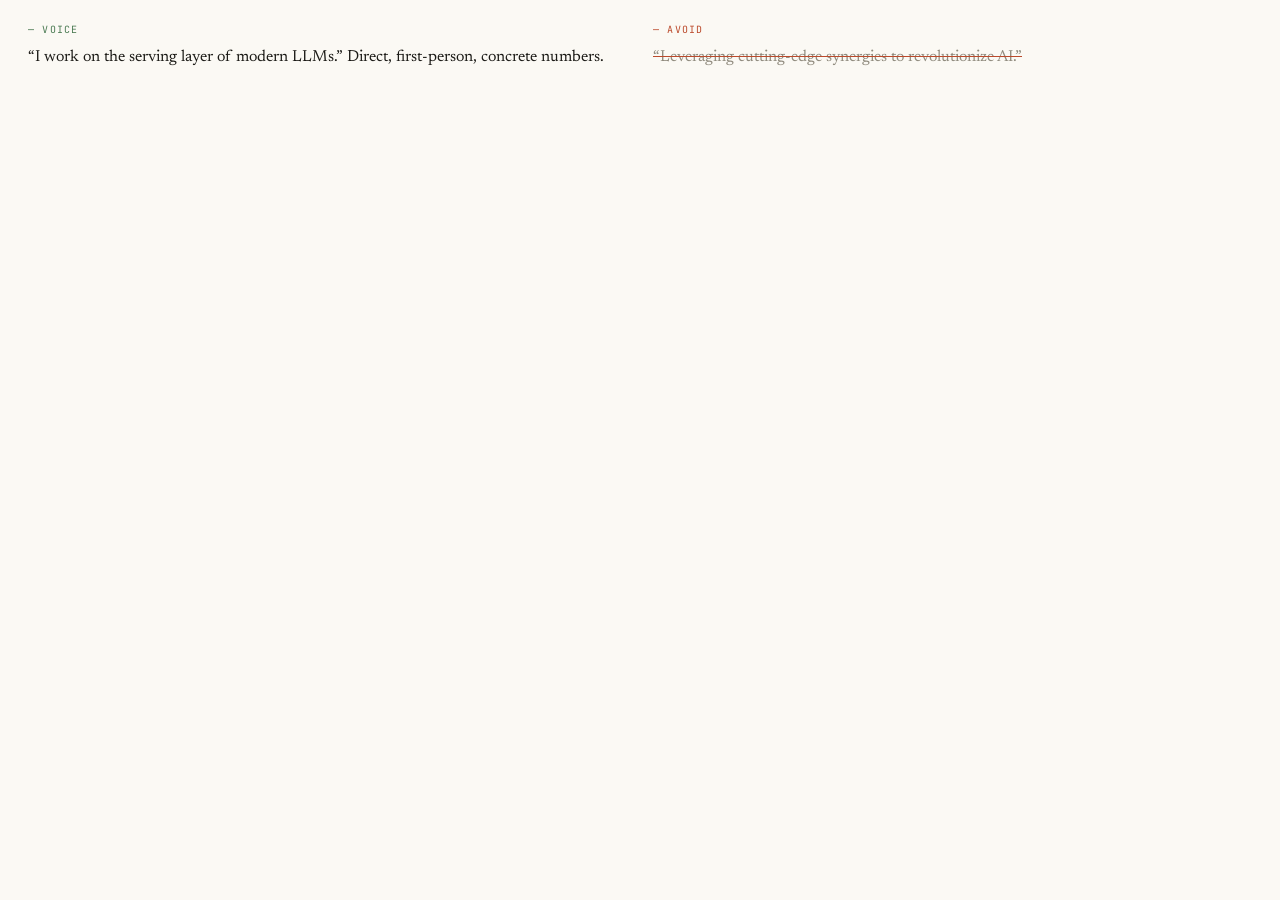
<file: guidelines/brand-voice.card.html>
<!-- @dsCard group="Brand" viewport="700x160" name="Voice & Tone" subtitle="Lowercase mono chrome, plain-spoken serif prose" -->
<!DOCTYPE html>
<html lang="en">
<head>
<meta charset="utf-8">
<link rel="stylesheet" href="../styles.css">
<style>
  body { margin: 0; background: var(--paper); padding: 22px 28px; }
  .pair { display: grid; grid-template-columns: 1fr 1fr; gap: 26px; }
  .lab { font-family: var(--font-mono); font-size: 10px; letter-spacing: .12em; text-transform: uppercase; margin-bottom: 8px; }
  .do .lab { color: var(--positive); } .dont .lab { color: var(--clay); }
  .ex { font-family: var(--font-serif); font-size: 16px; line-height: 1.5; color: var(--ink); }
  .dont .ex { color: var(--ink-faint); text-decoration: line-through; text-decoration-color: var(--clay); }
</style>
</head>
<body>
  <div class="pair">
    <div class="do">
      <div class="lab">— voice</div>
      <div class="ex">“I work on the serving layer of modern LLMs.” Direct, first-person, concrete numbers.</div>
    </div>
    <div class="dont">
      <div class="lab">— avoid</div>
      <div class="ex">“Leveraging cutting-edge synergies to revolutionize AI.”</div>
    </div>
  </div>
</body>
</html>
</file>
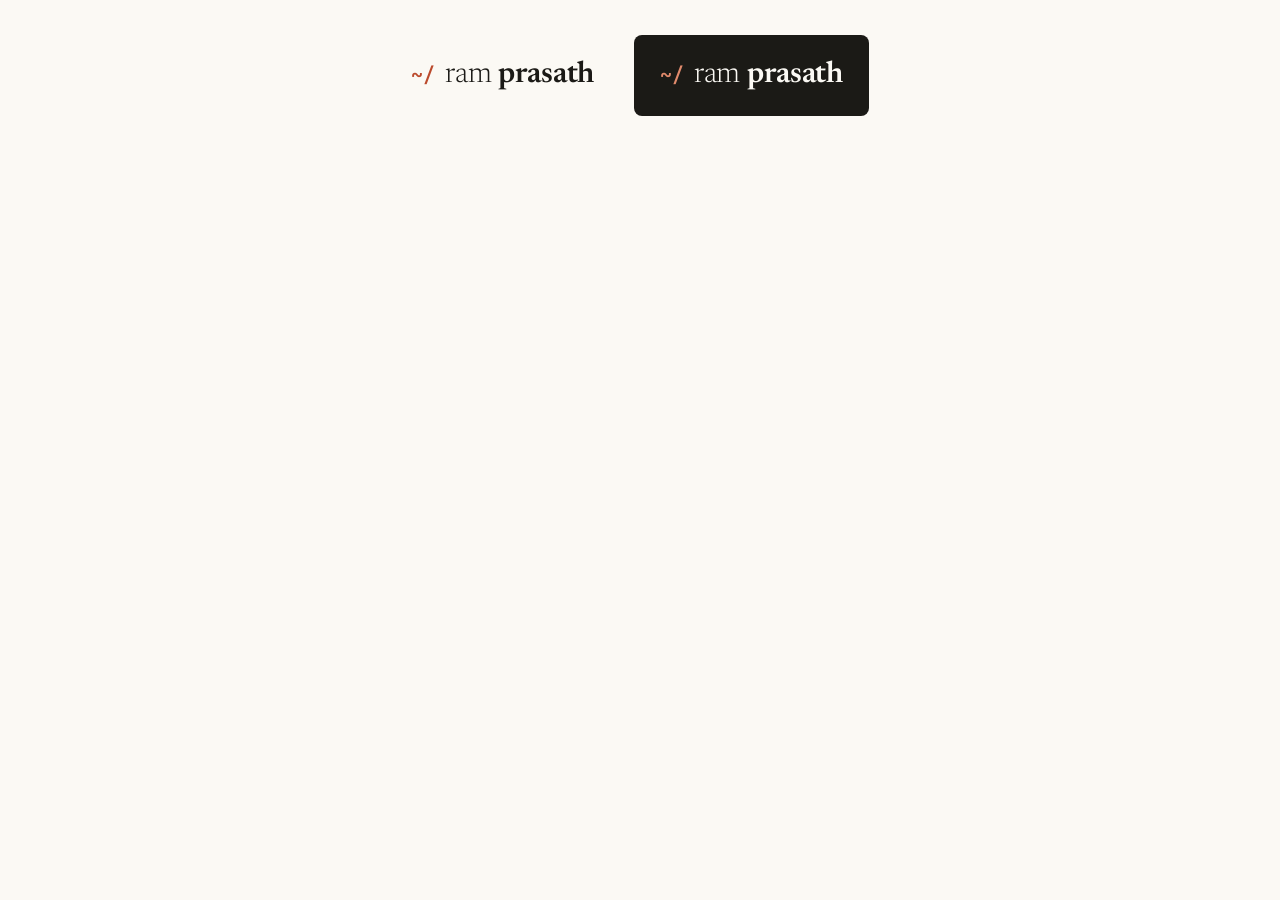
<file: guidelines/brand-wordmark.card.html>
<!-- @dsCard group="Brand" viewport="700x150" name="Wordmark" subtitle="Typographic monogram — mono prompt + serif name" -->
<!DOCTYPE html>
<html lang="en">
<head>
<meta charset="utf-8">
<link rel="stylesheet" href="../styles.css">
<style>
  body { margin: 0; background: var(--paper); padding: 0; display: flex; align-items: center; justify-content: center; height: 150px; gap: 40px; }
  .mark { display: flex; align-items: baseline; gap: 10px; }
  .prompt { font-family: var(--font-mono); font-size: 20px; color: var(--clay); font-weight: 500; }
  .name { font-family: var(--font-serif); font-size: 30px; font-weight: 300; letter-spacing: -0.01em; color: var(--ink); }
  .name b { font-weight: 600; }
  .inv { background: var(--ink); padding: 18px 26px; border-radius: 8px; }
  .inv .name { color: var(--paper); } .inv .prompt { color: #E08A6C; }
</style>
</head>
<body>
  <div class="mark"><span class="prompt">~/</span><span class="name">ram <b>prasath</b></span></div>
  <div class="inv mark"><span class="prompt">~/</span><span class="name">ram <b>prasath</b></span></div>
</body>
</html>
</file>
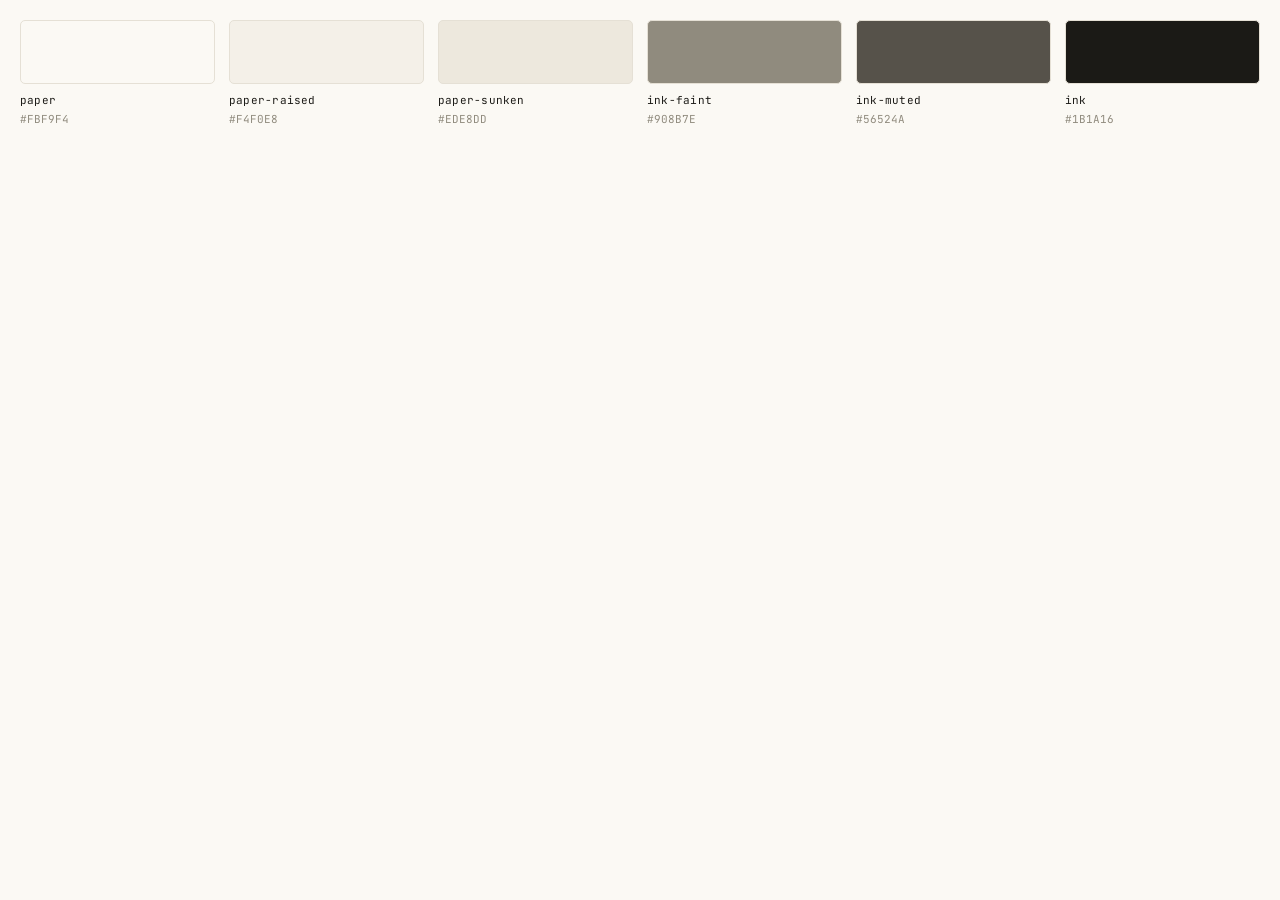
<file: guidelines/colors-paper-ink.card.html>
<!-- @dsCard group="Colors" viewport="700x150" name="Paper & Ink" subtitle="Warm paper surfaces and the ink text ramp" -->
<!DOCTYPE html>
<html lang="en">
<head>
<meta charset="utf-8">
<link rel="stylesheet" href="../styles.css">
<style>
  body { margin: 0; background: var(--paper); padding: 20px; }
  .row { display: flex; gap: 14px; }
  .sw { flex: 1; }
  .chip { height: 64px; border-radius: var(--radius-sm); border: 1px solid var(--hairline); }
  .name { font-family: var(--font-mono); font-size: 11px; color: var(--ink); margin-top: 8px; letter-spacing: .02em; }
  .hex { font-family: var(--font-mono); font-size: 11px; color: var(--ink-faint); margin-top: 2px; }
</style>
</head>
<body>
  <div class="row">
    <div class="sw"><div class="chip" style="background:#FBF9F4"></div><div class="name">paper</div><div class="hex">#FBF9F4</div></div>
    <div class="sw"><div class="chip" style="background:#F4F0E8"></div><div class="name">paper-raised</div><div class="hex">#F4F0E8</div></div>
    <div class="sw"><div class="chip" style="background:#EDE8DD"></div><div class="name">paper-sunken</div><div class="hex">#EDE8DD</div></div>
    <div class="sw"><div class="chip" style="background:#908B7E"></div><div class="name">ink-faint</div><div class="hex">#908B7E</div></div>
    <div class="sw"><div class="chip" style="background:#56524A"></div><div class="name">ink-muted</div><div class="hex">#56524A</div></div>
    <div class="sw"><div class="chip" style="background:#1B1A16"></div><div class="name">ink</div><div class="hex">#1B1A16</div></div>
  </div>
</body>
</html>
</file>
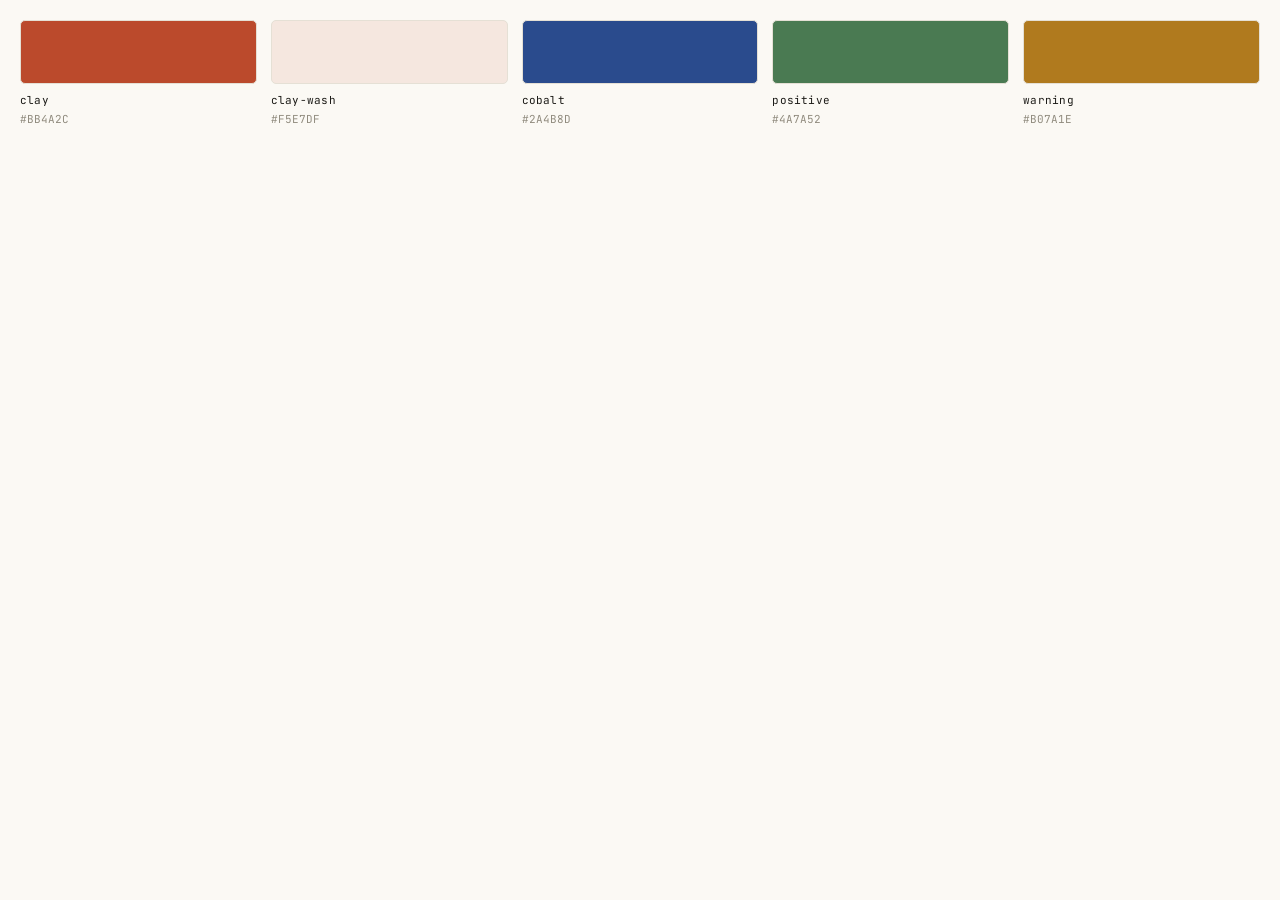
<file: guidelines/colors-signal.card.html>
<!-- @dsCard group="Colors" viewport="700x150" name="Signal & Status" subtitle="Terracotta accent, cobalt, and muted status hues" -->
<!DOCTYPE html>
<html lang="en">
<head>
<meta charset="utf-8">
<link rel="stylesheet" href="../styles.css">
<style>
  body { margin: 0; background: var(--paper); padding: 20px; }
  .row { display: flex; gap: 14px; }
  .sw { flex: 1; }
  .chip { height: 64px; border-radius: var(--radius-sm); border: 1px solid var(--hairline); }
  .name { font-family: var(--font-mono); font-size: 11px; color: var(--ink); margin-top: 8px; letter-spacing: .02em; }
  .hex { font-family: var(--font-mono); font-size: 11px; color: var(--ink-faint); margin-top: 2px; }
</style>
</head>
<body>
  <div class="row">
    <div class="sw"><div class="chip" style="background:#BB4A2C"></div><div class="name">clay</div><div class="hex">#BB4A2C</div></div>
    <div class="sw"><div class="chip" style="background:#F5E7DF"></div><div class="name">clay-wash</div><div class="hex">#F5E7DF</div></div>
    <div class="sw"><div class="chip" style="background:#2A4B8D"></div><div class="name">cobalt</div><div class="hex">#2A4B8D</div></div>
    <div class="sw"><div class="chip" style="background:#4A7A52"></div><div class="name">positive</div><div class="hex">#4A7A52</div></div>
    <div class="sw"><div class="chip" style="background:#B07A1E"></div><div class="name">warning</div><div class="hex">#B07A1E</div></div>
  </div>
</body>
</html>
</file>
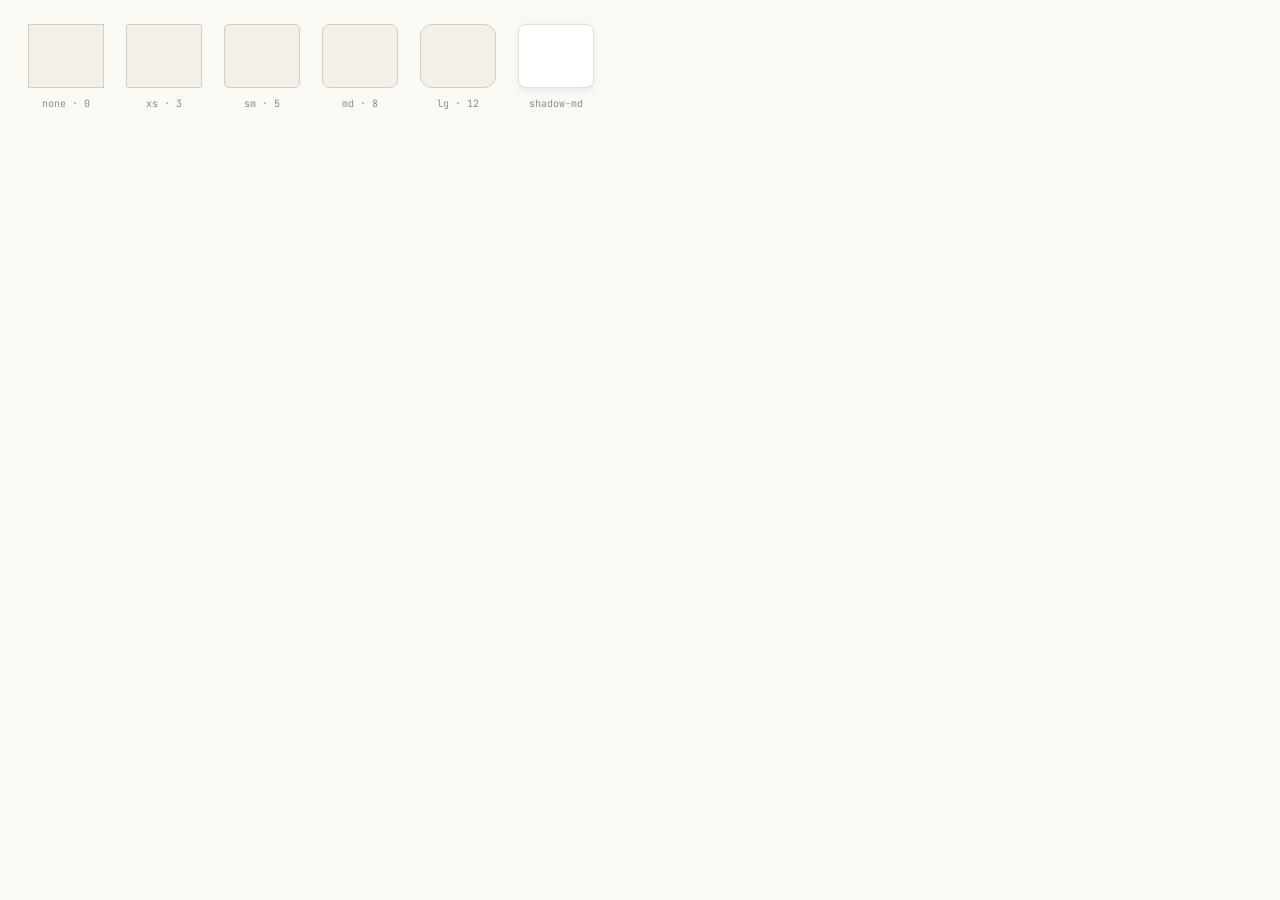
<file: guidelines/spacing-radii.card.html>
<!-- @dsCard group="Spacing" viewport="700x160" name="Radii & Borders" subtitle="Small radii, hairline borders over shadow" -->
<!DOCTYPE html>
<html lang="en">
<head>
<meta charset="utf-8">
<link rel="stylesheet" href="../styles.css">
<style>
  body { margin: 0; background: var(--paper); padding: 24px 28px; display: flex; gap: 22px; align-items: center; }
  .box { width: 76px; height: 64px; background: var(--paper-raised); border: 1px solid var(--hairline-strong); }
  .lab { font-family: var(--font-mono); font-size: 10px; color: var(--ink-faint); margin-top: 8px; text-align:center; }
  .item { text-align:center; }
  .shadow { width: 76px; height: 64px; background: var(--paper-pure); border: 1px solid var(--hairline); border-radius: 8px; box-shadow: 0 2px 8px rgba(27,26,22,0.06), 0 1px 2px rgba(27,26,22,0.04); }
</style>
</head>
<body>
  <div class="item"><div class="box" style="border-radius:0"></div><div class="lab">none · 0</div></div>
  <div class="item"><div class="box" style="border-radius:3px"></div><div class="lab">xs · 3</div></div>
  <div class="item"><div class="box" style="border-radius:5px"></div><div class="lab">sm · 5</div></div>
  <div class="item"><div class="box" style="border-radius:8px"></div><div class="lab">md · 8</div></div>
  <div class="item"><div class="box" style="border-radius:12px"></div><div class="lab">lg · 12</div></div>
  <div class="item"><div class="shadow"></div><div class="lab">shadow-md</div></div>
</body>
</html>
</file>
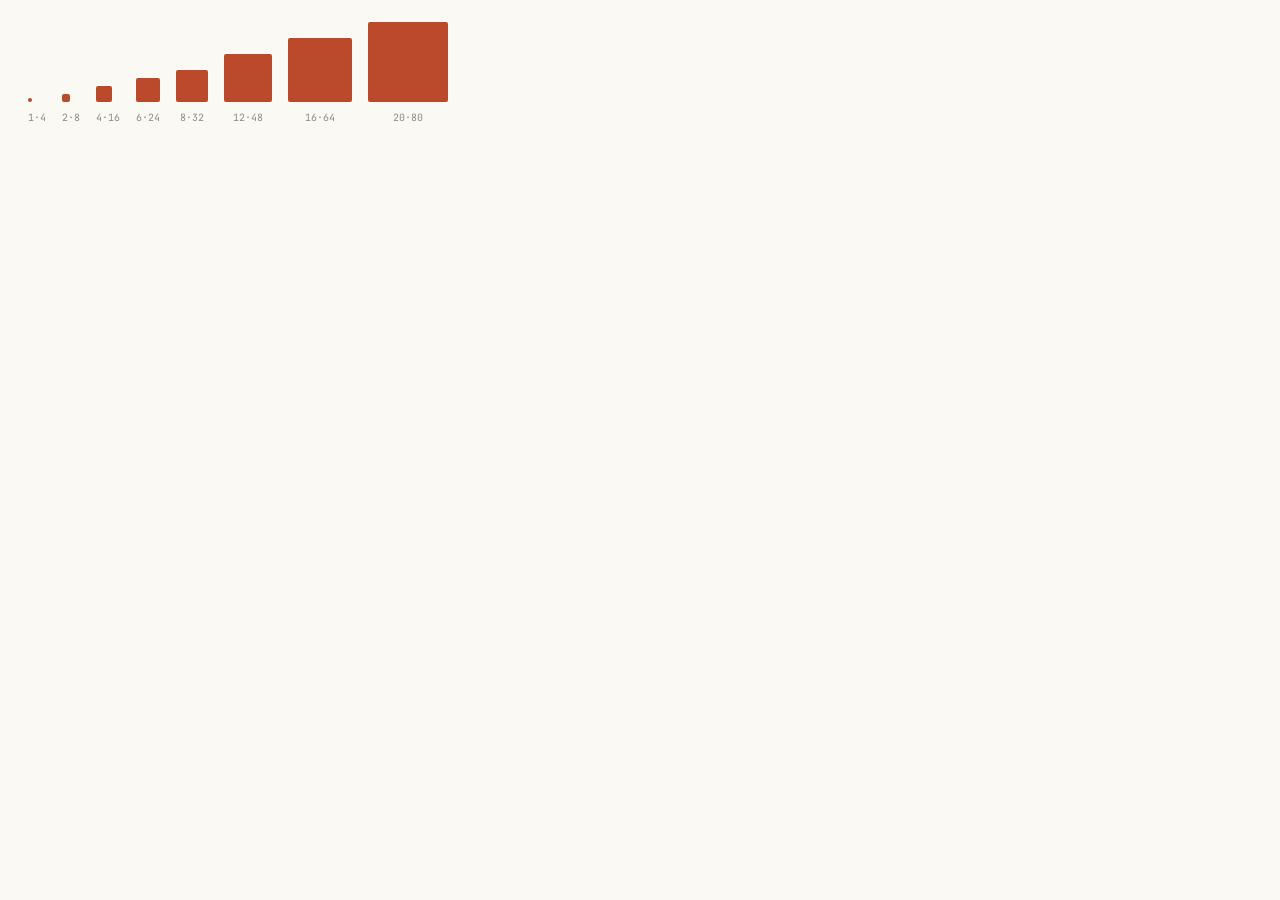
<file: guidelines/spacing-scale.card.html>
<!-- @dsCard group="Spacing" viewport="700x150" name="Spacing Scale" subtitle="4px base · 4 → 128px" -->
<!DOCTYPE html>
<html lang="en">
<head>
<meta charset="utf-8">
<link rel="stylesheet" href="../styles.css">
<style>
  body { margin: 0; background: var(--paper); padding: 22px 28px; display: flex; align-items: flex-end; gap: 16px; }
  .col { text-align: center; }
  .bar { background: var(--clay); width: 100%; border-radius: 2px; }
  .box { display: flex; align-items: flex-end; height: 80px; }
  .lab { font-family: var(--font-mono); font-size: 10px; color: var(--ink-faint); margin-top: 8px; }
</style>
</head>
<body>
  <div class="col"><div class="box"><div class="bar" style="width:4px;height:4px"></div></div><div class="lab">1·4</div></div>
  <div class="col"><div class="box"><div class="bar" style="width:8px;height:8px"></div></div><div class="lab">2·8</div></div>
  <div class="col"><div class="box"><div class="bar" style="width:16px;height:16px"></div></div><div class="lab">4·16</div></div>
  <div class="col"><div class="box"><div class="bar" style="width:24px;height:24px"></div></div><div class="lab">6·24</div></div>
  <div class="col"><div class="box"><div class="bar" style="width:32px;height:32px"></div></div><div class="lab">8·32</div></div>
  <div class="col"><div class="box"><div class="bar" style="width:48px;height:48px"></div></div><div class="lab">12·48</div></div>
  <div class="col"><div class="box"><div class="bar" style="width:64px;height:64px"></div></div><div class="lab">16·64</div></div>
  <div class="col"><div class="box"><div class="bar" style="width:80px;height:80px"></div></div><div class="lab">20·80</div></div>
</body>
</html>
</file>
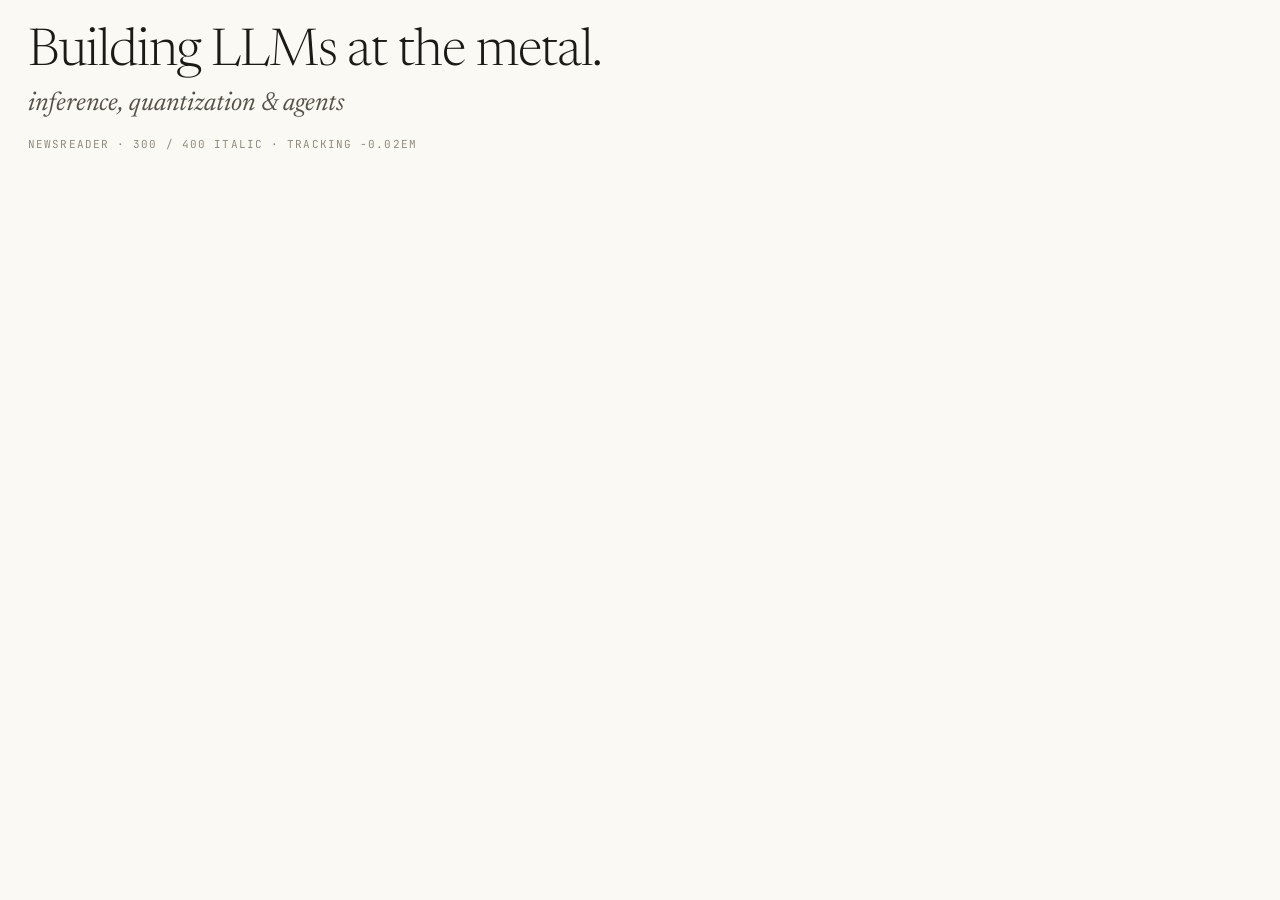
<file: guidelines/type-display.card.html>
<!-- @dsCard group="Type" viewport="700x180" name="Display Serif" subtitle="Newsreader — editorial headlines, light weight" -->
<!DOCTYPE html>
<html lang="en">
<head>
<meta charset="utf-8">
<link rel="stylesheet" href="../styles.css">
<style>
  body { margin: 0; background: var(--paper); padding: 26px 28px; }
  .d1 { font-family: var(--font-serif); font-weight: 300; font-size: 52px; line-height: 1.04; letter-spacing: -0.02em; color: var(--ink); }
  .d2 { font-family: var(--font-serif); font-weight: 400; font-style: italic; font-size: 26px; line-height: 1.15; color: var(--ink-muted); margin-top: 10px; }
  .meta { font-family: var(--font-mono); font-size: 11px; color: var(--ink-faint); letter-spacing: .1em; text-transform: uppercase; margin-top: 16px; }
</style>
</head>
<body>
  <div class="d1">Building LLMs at the metal.</div>
  <div class="d2">inference, quantization &amp; agents</div>
  <div class="meta">Newsreader · 300 / 400 italic · tracking −0.02em</div>
</body>
</html>
</file>
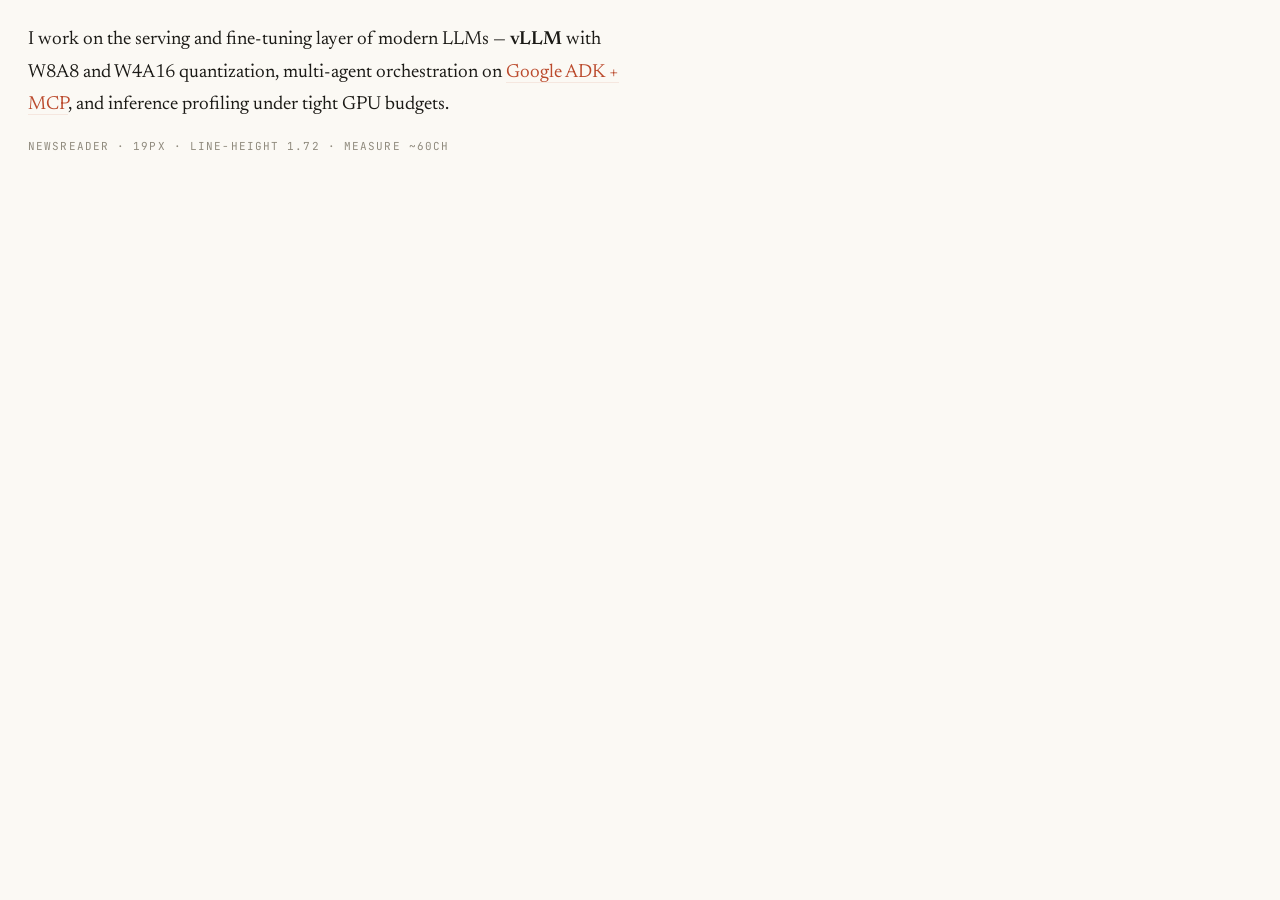
<file: guidelines/type-prose.card.html>
<!-- @dsCard group="Type" viewport="700x200" name="Prose & Body" subtitle="Newsreader serif for long-form reading at 18–21px" -->
<!DOCTYPE html>
<html lang="en">
<head>
<meta charset="utf-8">
<link rel="stylesheet" href="../styles.css">
<style>
  body { margin: 0; background: var(--paper); padding: 24px 28px; }
  .prose { font-family: var(--font-serif); font-size: 19px; line-height: 1.72; color: var(--ink); max-width: 60ch; }
  .prose b { font-weight: 600; }
  .prose .lnk { color: var(--clay); border-bottom: 1px solid var(--clay-wash); }
  .meta { font-family: var(--font-mono); font-size: 11px; color: var(--ink-faint); letter-spacing: .1em; text-transform: uppercase; margin-top: 16px; }
</style>
</head>
<body>
  <div class="prose">I work on the serving and fine-tuning layer of modern LLMs — <b>vLLM</b> with W8A8 and W4A16 quantization, multi-agent orchestration on <span class="lnk">Google ADK + MCP</span>, and inference profiling under tight GPU budgets.</div>
  <div class="meta">Newsreader · 19px · line-height 1.72 · measure ~60ch</div>
</body>
</html>
</file>
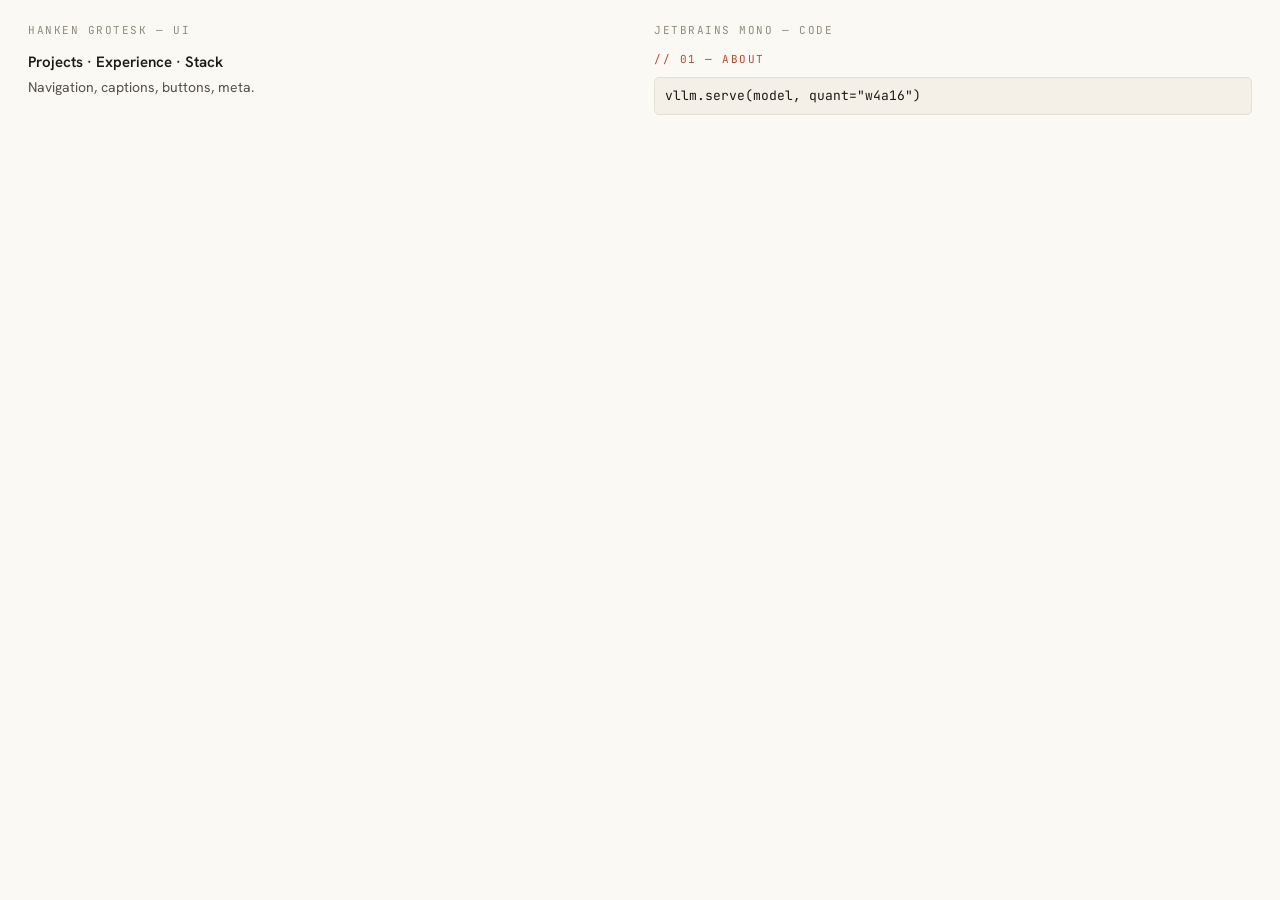
<file: guidelines/type-sans-mono.card.html>
<!-- @dsCard group="Type" viewport="700x170" name="Sans & Mono" subtitle="Hanken Grotesk UI · JetBrains Mono labels & code" -->
<!DOCTYPE html>
<html lang="en">
<head>
<meta charset="utf-8">
<link rel="stylesheet" href="../styles.css">
<style>
  body { margin: 0; background: var(--paper); padding: 22px 28px; display: grid; grid-template-columns: 1fr 1fr; gap: 28px; }
  .lab { font-family: var(--font-mono); font-size: 11px; letter-spacing: .14em; text-transform: uppercase; color: var(--ink-faint); margin-bottom: 12px; }
  .sans-1 { font-family: var(--font-sans); font-size: 15px; font-weight: 600; color: var(--ink); }
  .sans-2 { font-family: var(--font-sans); font-size: 14px; font-weight: 400; color: var(--ink-muted); margin-top: 4px; }
  .eyebrow { font-family: var(--font-mono); font-size: 11px; letter-spacing: .14em; text-transform: uppercase; color: var(--clay); }
  .code { font-family: var(--font-mono); font-size: 13px; color: var(--ink); background: var(--paper-raised); border: 1px solid var(--hairline); border-radius: 5px; padding: 8px 10px; margin-top: 10px; }
</style>
</head>
<body>
  <div>
    <div class="lab">Hanken Grotesk — UI</div>
    <div class="sans-1">Projects · Experience · Stack</div>
    <div class="sans-2">Navigation, captions, buttons, meta.</div>
  </div>
  <div>
    <div class="lab">JetBrains Mono — code</div>
    <div class="eyebrow">// 01 — about</div>
    <div class="code">vllm.serve(model, quant="w4a16")</div>
  </div>
</body>
</html>
</file>
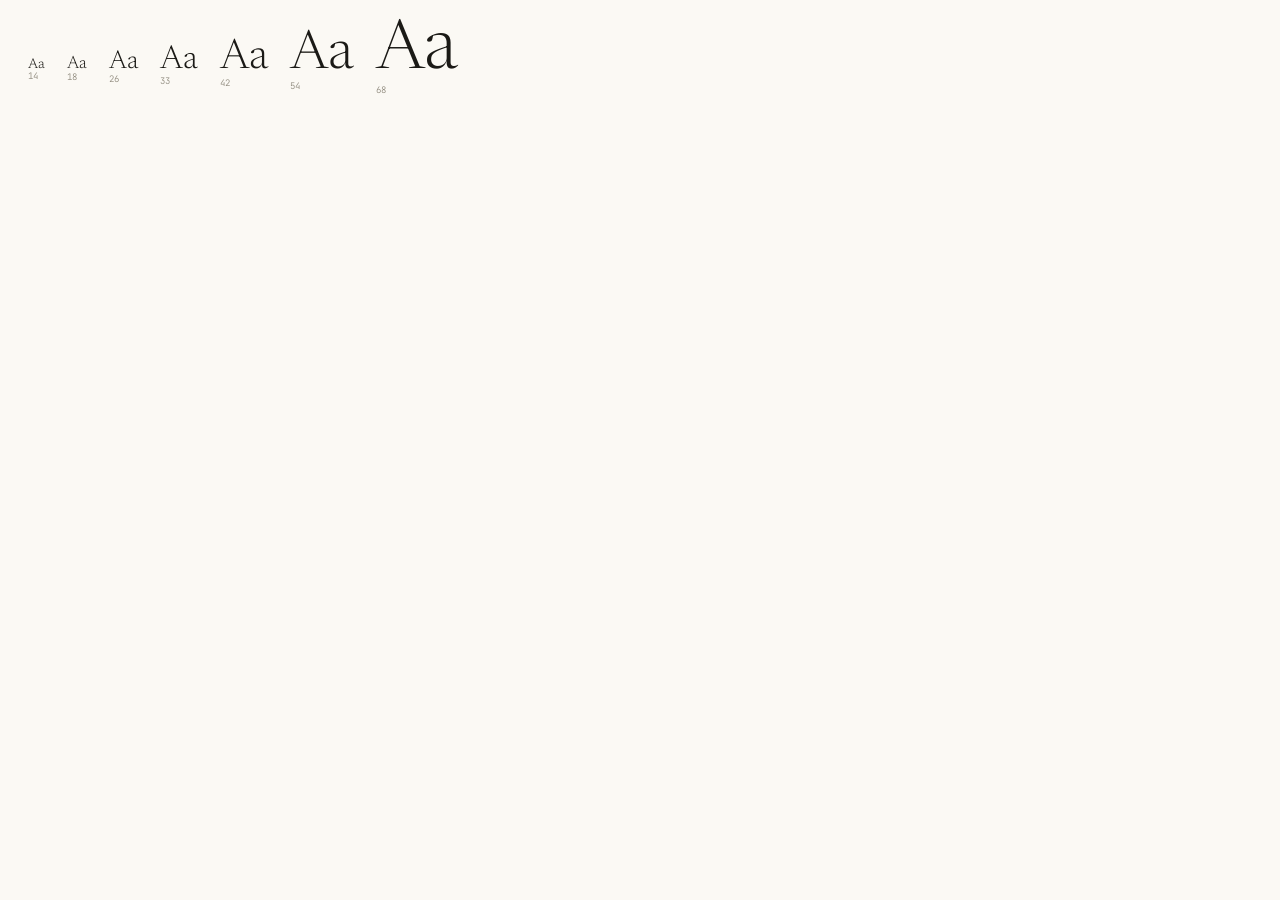
<file: guidelines/type-scale.card.html>
<!-- @dsCard group="Type" viewport="700x150" name="Type Scale" subtitle="11 → 84px modular scale, serif at the top end" -->
<!DOCTYPE html>
<html lang="en">
<head>
<meta charset="utf-8">
<link rel="stylesheet" href="../styles.css">
<style>
  body { margin: 0; background: var(--paper); padding: 18px 28px; display: flex; align-items: baseline; gap: 22px; flex-wrap: wrap; }
  span { font-family: var(--font-serif); color: var(--ink); font-weight: 300; line-height: 1; }
  .s1 { font-size: 14px; } .s2 { font-size: 18px; } .s3 { font-size: 26px; }
  .s4 { font-size: 33px; } .s5 { font-size: 42px; } .s6 { font-size: 54px; } .s7 { font-size: 68px; }
  small { font-family: var(--font-mono); font-size: 9px; color: var(--ink-faint); display:block; }
</style>
</head>
<body>
  <span class="s1">Aa<small>14</small></span>
  <span class="s2">Aa<small>18</small></span>
  <span class="s3">Aa<small>26</small></span>
  <span class="s4">Aa<small>33</small></span>
  <span class="s5">Aa<small>42</small></span>
  <span class="s6">Aa<small>54</small></span>
  <span class="s7">Aa<small>68</small></span>
</body>
</html>
</file>
<file: styles.css>
/* ============================================================
   Ram Prasath — Portfolio Design System
   Global entry point. Consumers link THIS file only.
   (Import list only — never inline rules here.)
   ============================================================ */
@import url('./tokens/fonts.css');
@import url('./tokens/colors.css');
@import url('./tokens/typography.css');
@import url('./tokens/spacing.css');
@import url('./tokens/base.css');
</file>
